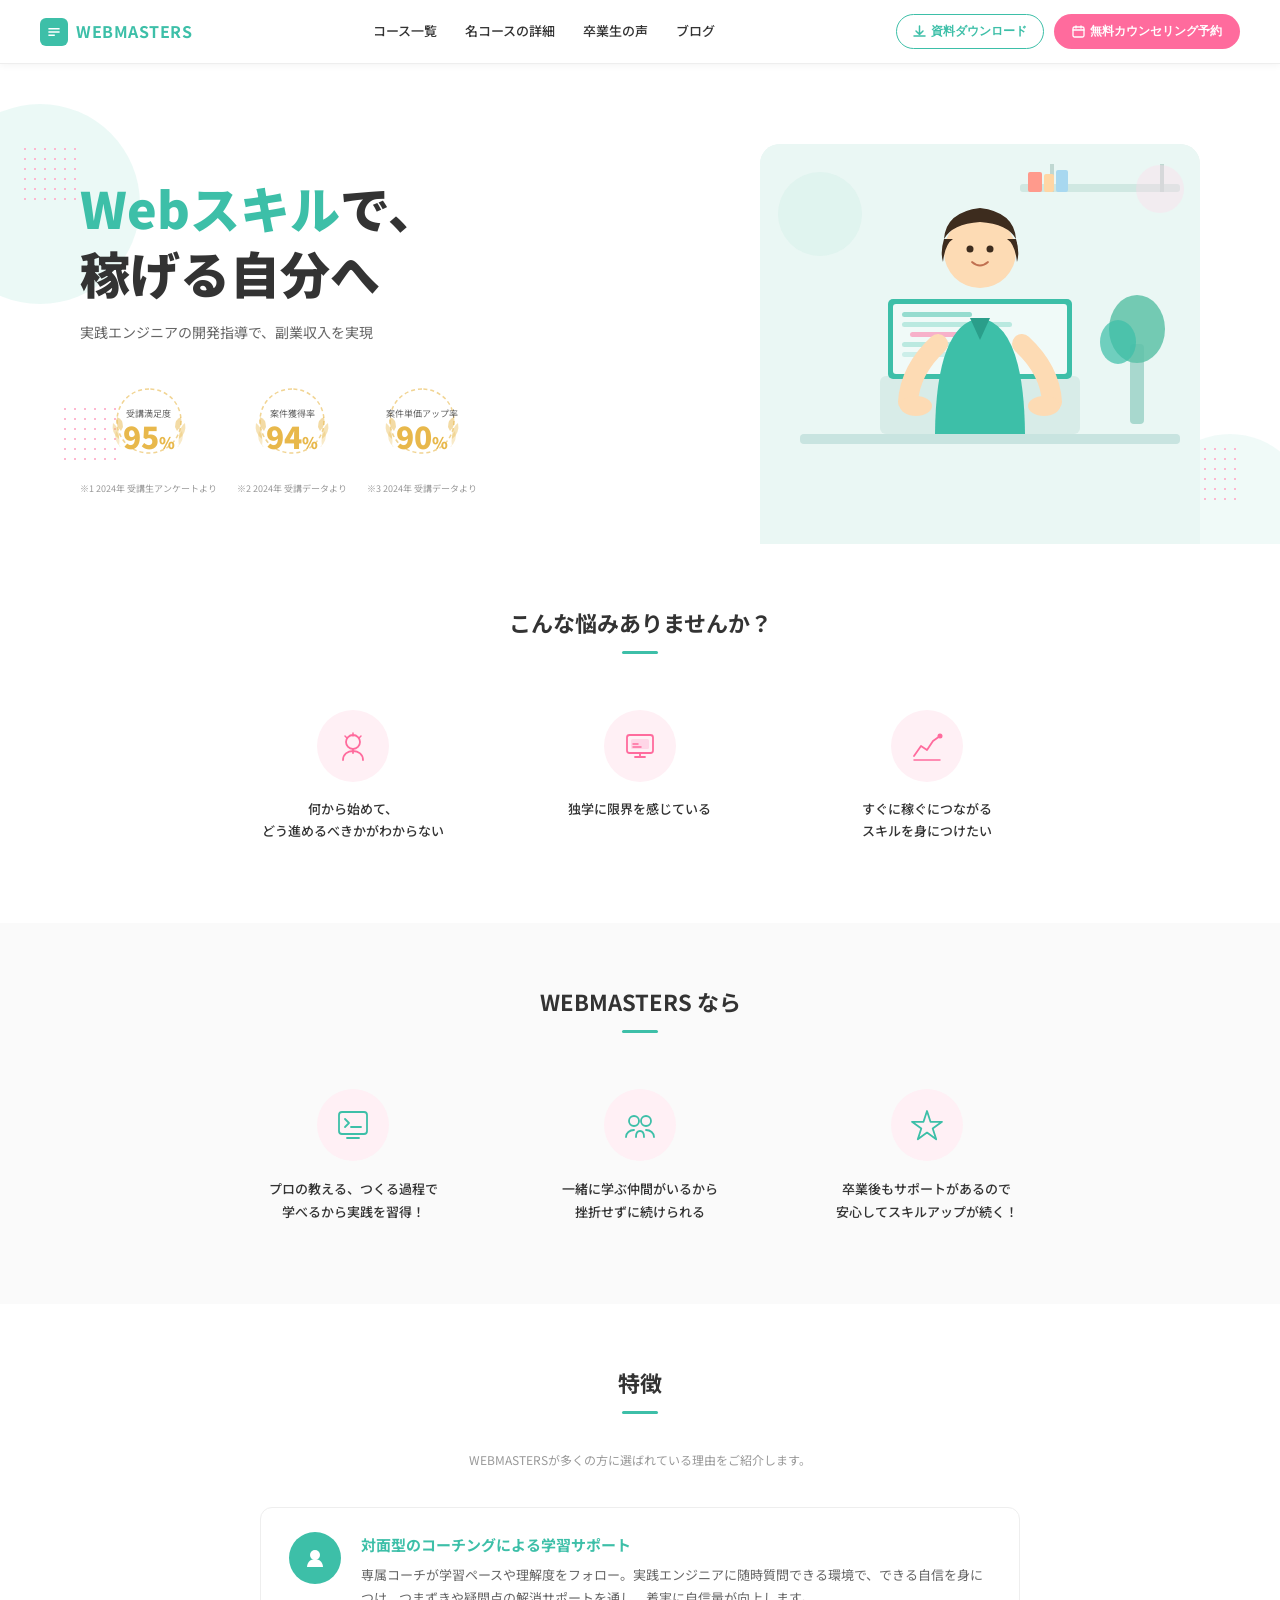
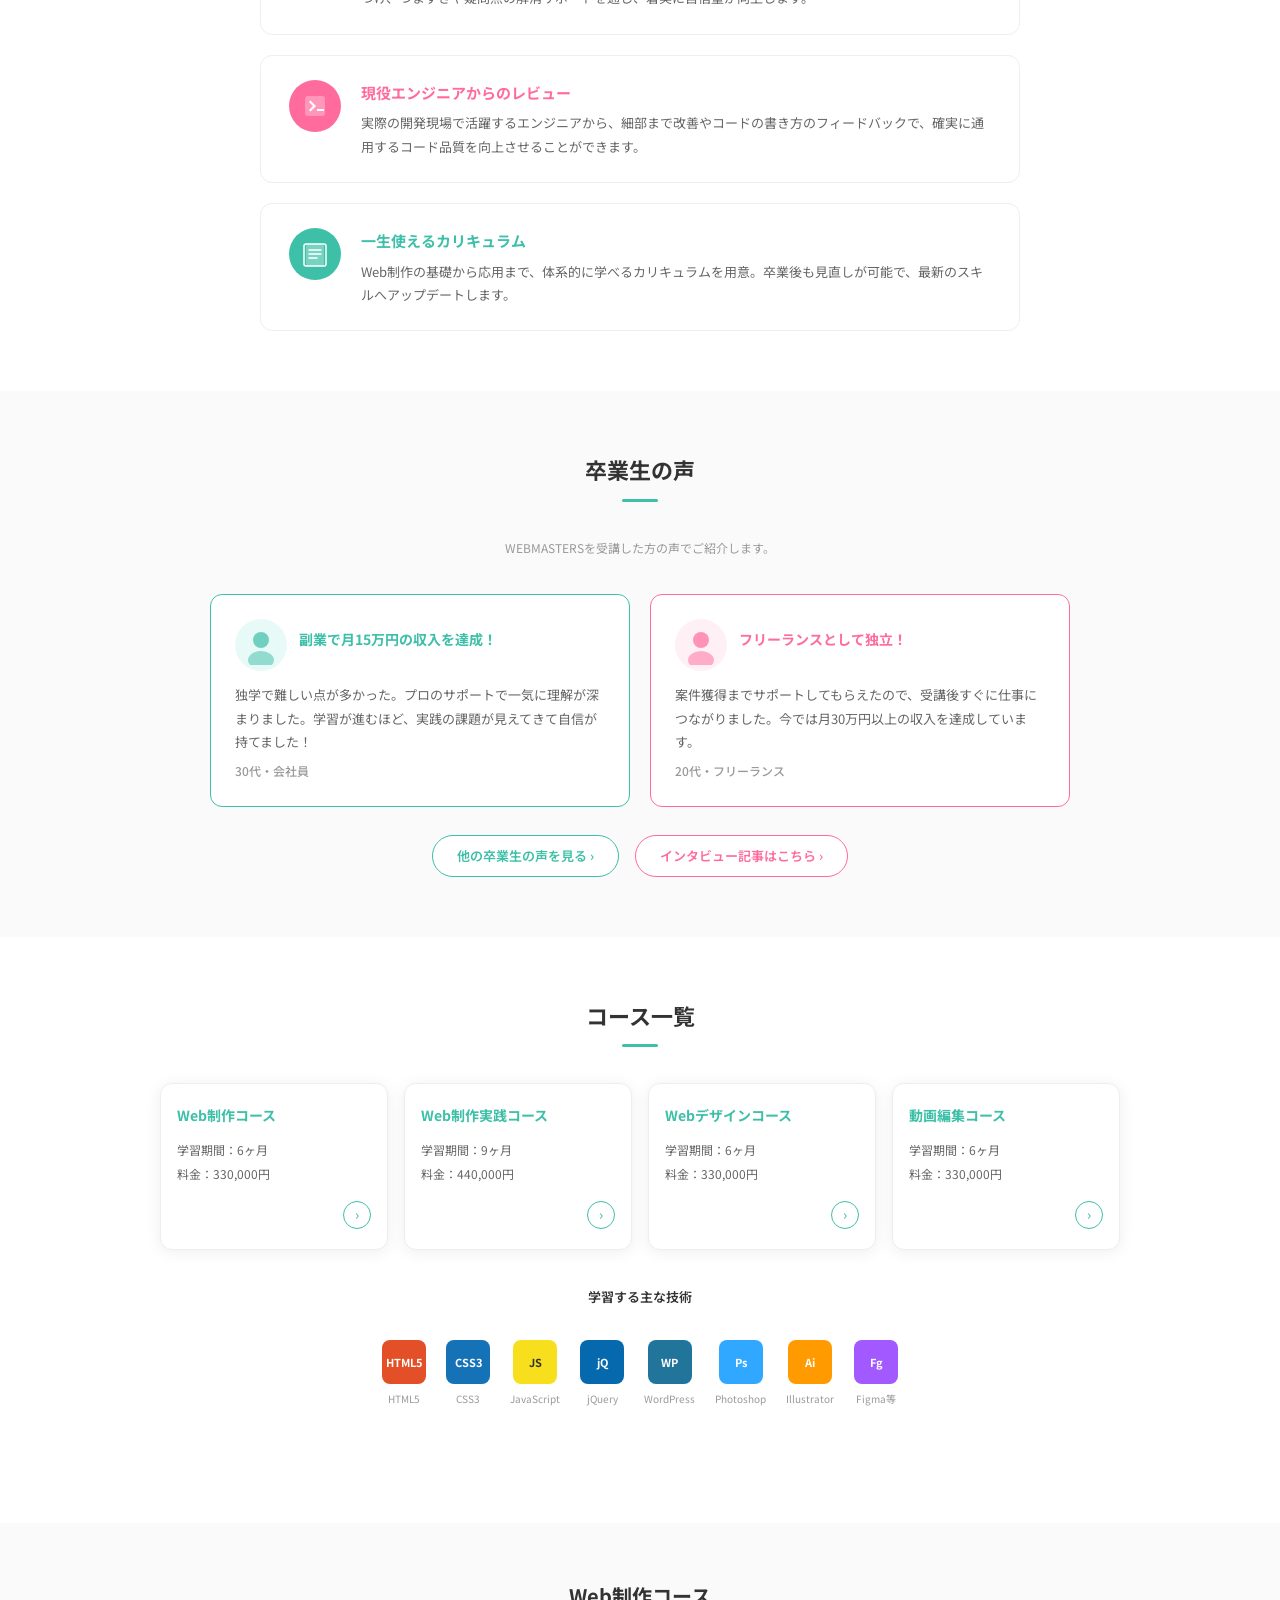
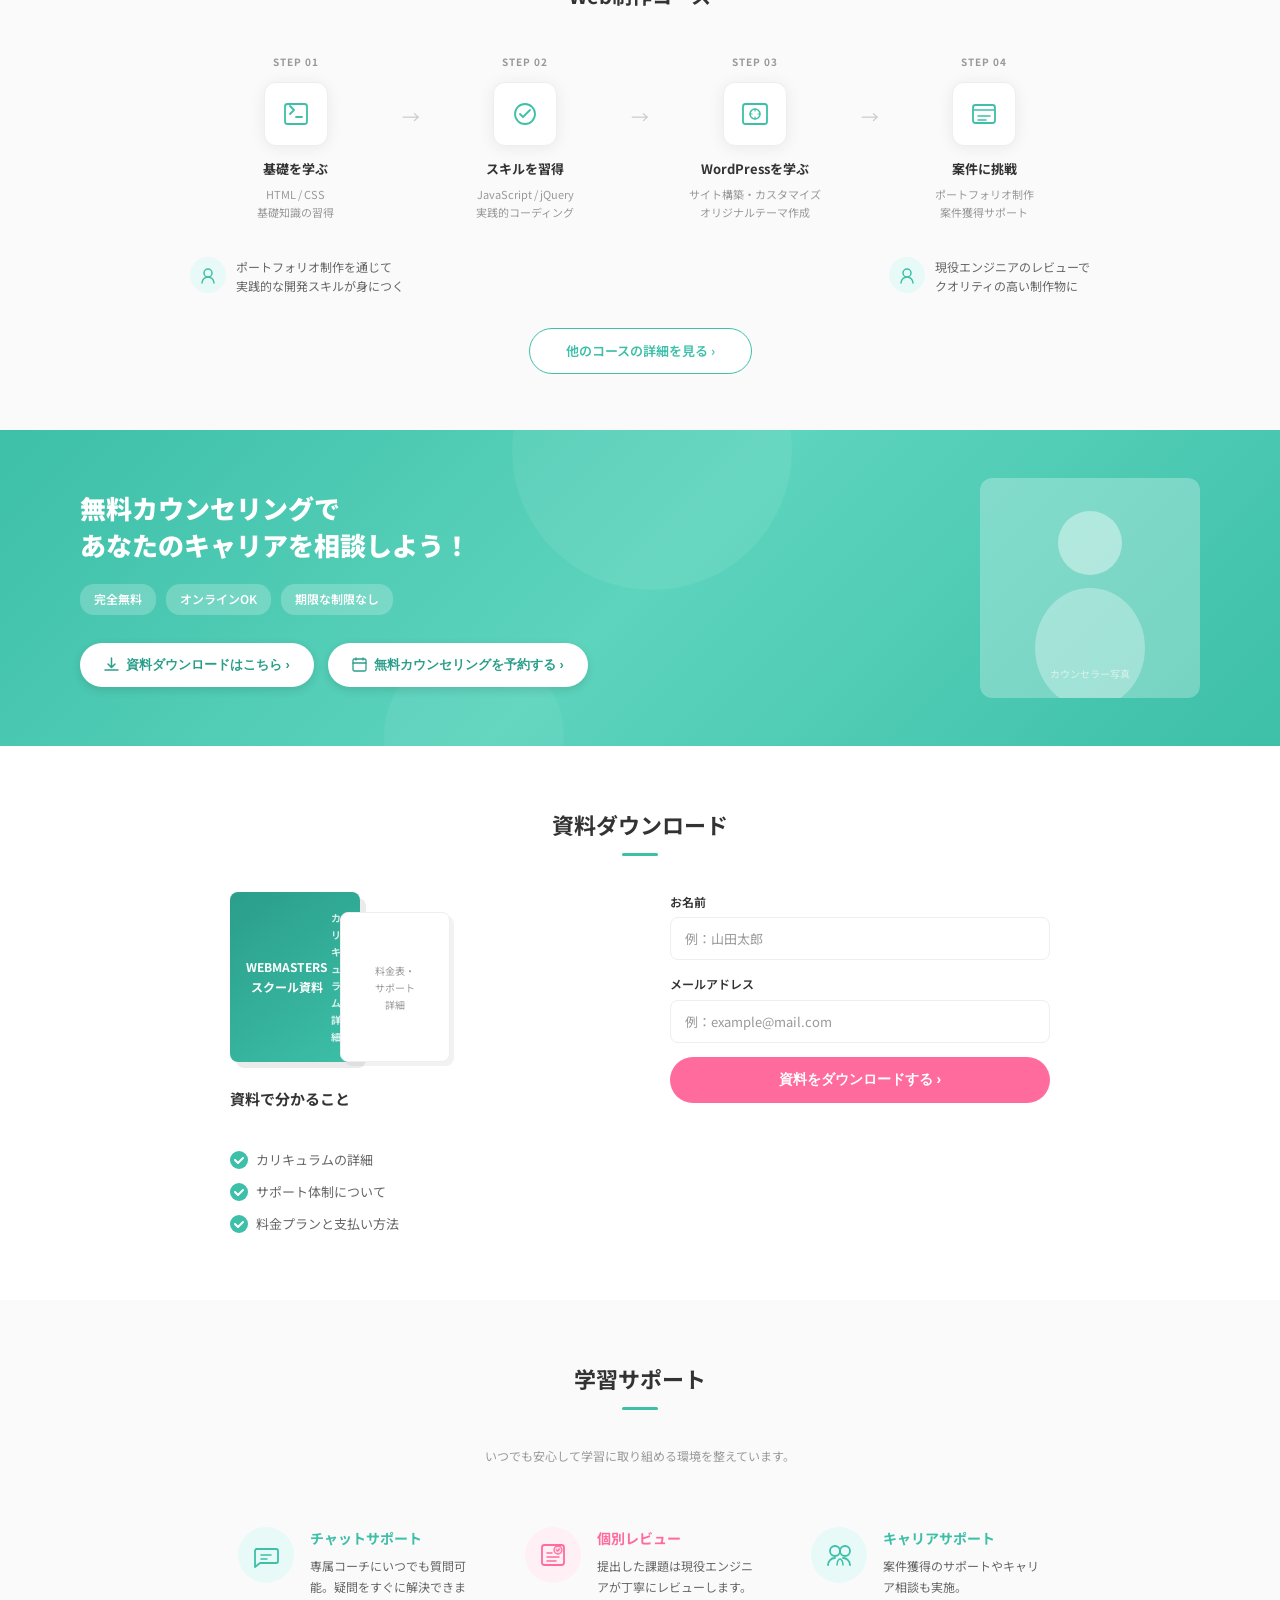
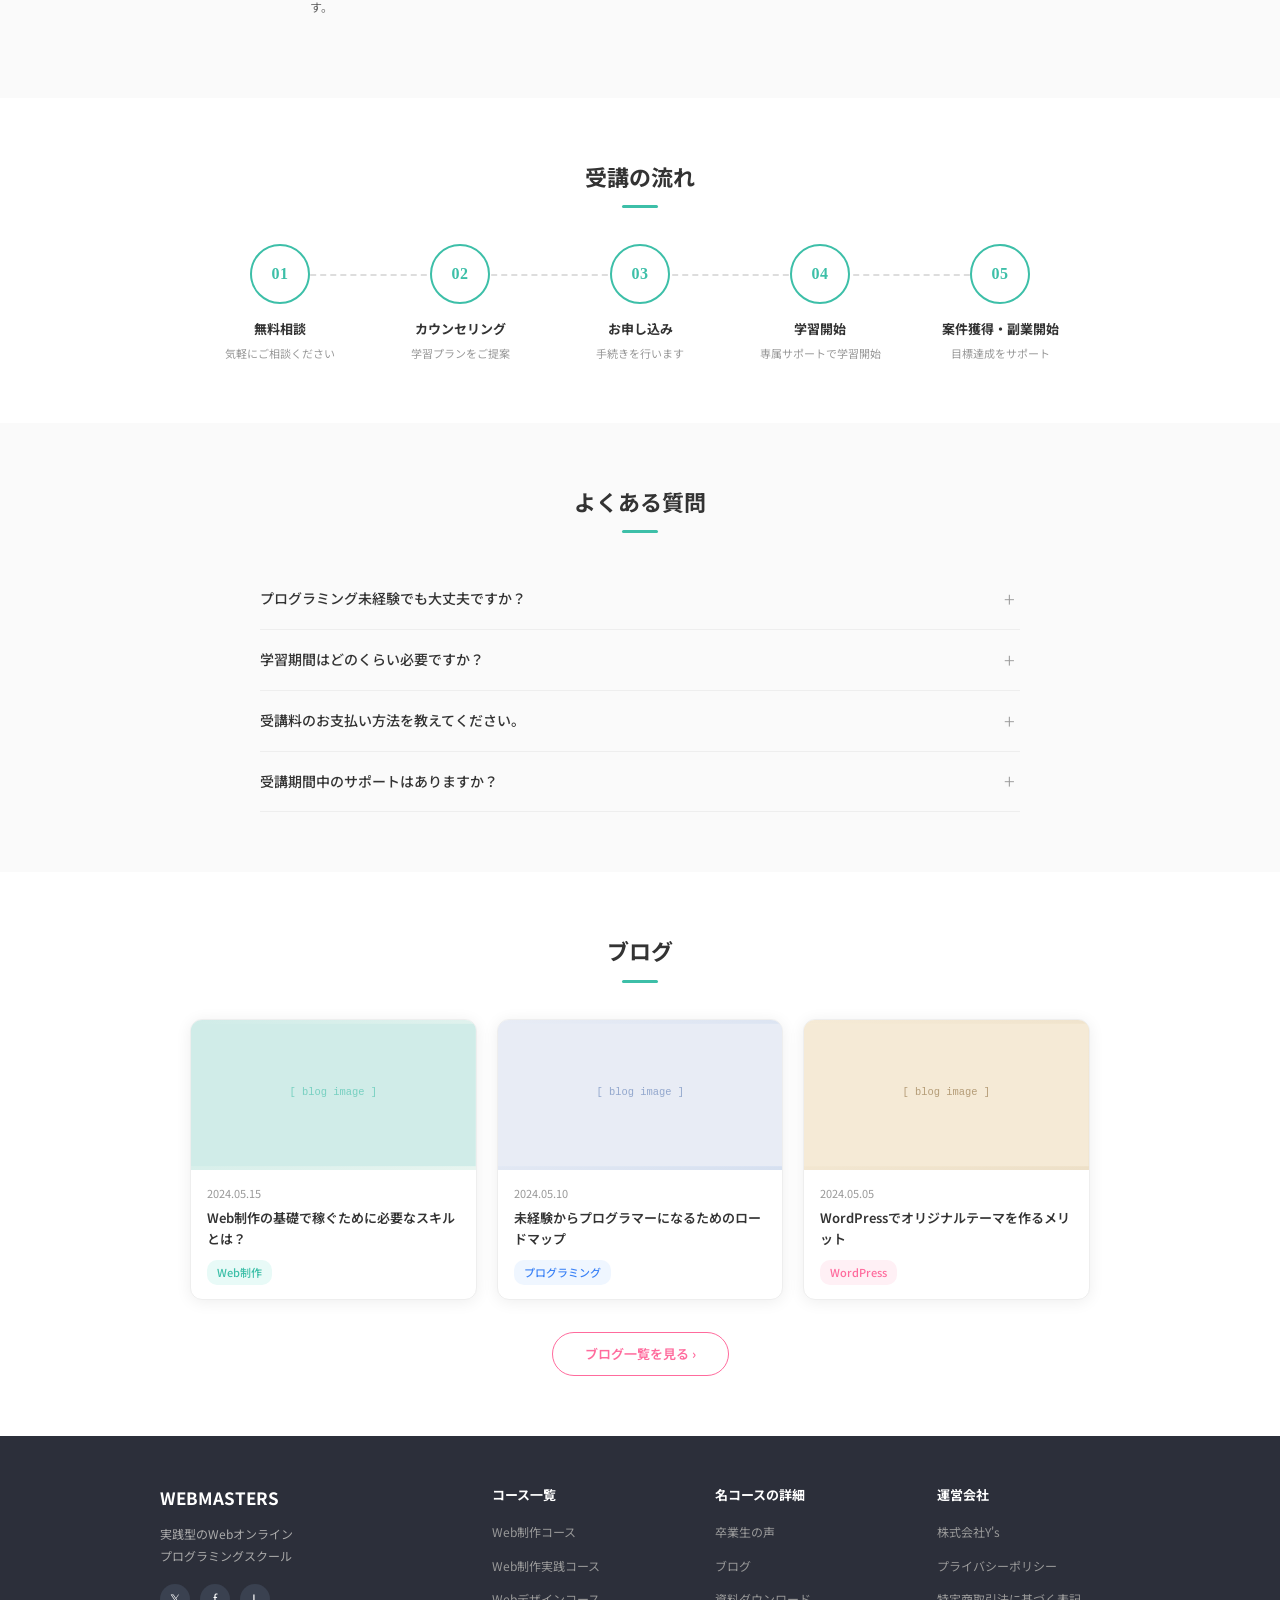
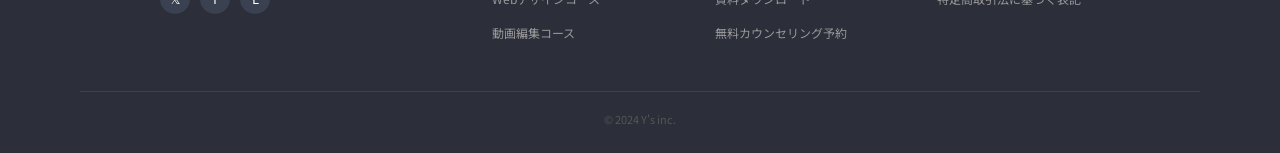
<file: index.html>
<!DOCTYPE html>
<html lang="ja">
<head>
<meta charset="UTF-8">
<meta name="viewport" content="width=device-width, initial-scale=1.0">
<title>WEBMASTERS | Webスキルで、稼げる自分へ</title>
<link rel="preconnect" href="https://fonts.googleapis.com">
<link href="https://fonts.googleapis.com/css2?family=Noto+Sans+JP:wght@400;500;600;700;900&display=swap" rel="stylesheet">
<link rel="stylesheet" href="style.css">
</head>
<body>

<!-- HEADER -->
<header>
  <div class="logo">
    <div class="logo-icon">
      <svg viewBox="0 0 20 20"><path d="M3 5h14v2H3V5zm0 4h14v2H3V9zm0 4h8v2H3v-2z"/></svg>
    </div>
    WEBMASTERS
  </div>
  <nav>
    <a href="#">コース一覧</a>
    <a href="#">名コースの詳細</a>
    <a href="#">卒業生の声</a>
    <a href="#">ブログ</a>
  </nav>
  <div class="header-actions">
    <button class="btn-dl">
      <svg width="13" height="13" viewBox="0 0 13 13" fill="none"><path d="M6.5 1v8M3 6l3.5 3.5L10 6" stroke="#3DBFA8" stroke-width="1.5" stroke-linecap="round" stroke-linejoin="round"/><path d="M1 11h11" stroke="#3DBFA8" stroke-width="1.5" stroke-linecap="round"/></svg>
      資料ダウンロード
    </button>
    <button class="btn-cta">
      <svg width="13" height="13" viewBox="0 0 13 13" fill="none"><rect x="1" y="2" width="11" height="10" rx="1.5" stroke="white" stroke-width="1.3"/><path d="M4 1v2M9 1v2M1 5h11" stroke="white" stroke-width="1.3" stroke-linecap="round"/></svg>
      無料カウンセリング予約
    </button>
  </div>
</header>

<!-- HERO -->
<section class="hero">
  <div class="hero-deco-circle-1"></div>
  <div class="deco-dots dots-tl"></div>
  <div class="deco-dots dots-bl"></div>
  <div class="hero-content">
    <h1 class="hero-title"><span class="accent">Webスキル</span>で、<br>稼げる自分へ</h1>
    <p class="hero-sub">実践エンジニアの開発指導で、副業収入を実現</p>
    <div class="hero-stats">
      <div class="stat-badge">
        <div class="stat-wreath">
          <svg class="wreath" viewBox="0 0 96 96" xmlns="http://www.w3.org/2000/svg">
            <path d="M48 8 C30 8 16 22 16 40 C16 58 30 72 48 72 C66 72 80 58 80 40 C80 22 66 8 48 8 Z" fill="none" stroke="#E8B84B" stroke-width="1.5" stroke-dasharray="4 3" opacity=".6"/>
            <!-- laurel left -->
            <path d="M20 50 Q14 44 16 36 Q22 38 22 46" fill="#E8B84B" opacity=".5"/>
            <path d="M18 58 Q10 52 12 42 Q18 46 18 56" fill="#E8B84B" opacity=".4"/>
            <path d="M20 66 Q12 60 15 50 Q20 55 18 65" fill="#E8B84B" opacity=".3"/>
            <!-- laurel right -->
            <path d="M76 50 Q82 44 80 36 Q74 38 74 46" fill="#E8B84B" opacity=".5"/>
            <path d="M78 58 Q86 52 84 42 Q78 46 78 56" fill="#E8B84B" opacity=".4"/>
            <path d="M76 66 Q84 60 81 50 Q76 55 78 65" fill="#E8B84B" opacity=".3"/>
          </svg>
          <div class="stat-inner">
            <div class="stat-label-top">受講満足度</div>
            <div class="stat-num">95<span>%</span></div>
          </div>
        </div>
        <div class="stat-source">※1 2024年 受講生アンケートより</div>
      </div>
      <div class="stat-badge">
        <div class="stat-wreath">
          <svg class="wreath" viewBox="0 0 96 96" xmlns="http://www.w3.org/2000/svg">
            <path d="M48 8 C30 8 16 22 16 40 C16 58 30 72 48 72 C66 72 80 58 80 40 C80 22 66 8 48 8 Z" fill="none" stroke="#E8B84B" stroke-width="1.5" stroke-dasharray="4 3" opacity=".6"/>
            <path d="M20 50 Q14 44 16 36 Q22 38 22 46" fill="#E8B84B" opacity=".5"/>
            <path d="M18 58 Q10 52 12 42 Q18 46 18 56" fill="#E8B84B" opacity=".4"/>
            <path d="M20 66 Q12 60 15 50 Q20 55 18 65" fill="#E8B84B" opacity=".3"/>
            <path d="M76 50 Q82 44 80 36 Q74 38 74 46" fill="#E8B84B" opacity=".5"/>
            <path d="M78 58 Q86 52 84 42 Q78 46 78 56" fill="#E8B84B" opacity=".4"/>
            <path d="M76 66 Q84 60 81 50 Q76 55 78 65" fill="#E8B84B" opacity=".3"/>
          </svg>
          <div class="stat-inner">
            <div class="stat-label-top">案件獲得率</div>
            <div class="stat-num">94<span>%</span></div>
          </div>
        </div>
        <div class="stat-source">※2 2024年 受講データより</div>
      </div>
      <div class="stat-badge">
        <div class="stat-wreath">
          <svg class="wreath" viewBox="0 0 96 96" xmlns="http://www.w3.org/2000/svg">
            <path d="M48 8 C30 8 16 22 16 40 C16 58 30 72 48 72 C66 72 80 58 80 40 C80 22 66 8 48 8 Z" fill="none" stroke="#E8B84B" stroke-width="1.5" stroke-dasharray="4 3" opacity=".6"/>
            <path d="M20 50 Q14 44 16 36 Q22 38 22 46" fill="#E8B84B" opacity=".5"/>
            <path d="M18 58 Q10 52 12 42 Q18 46 18 56" fill="#E8B84B" opacity=".4"/>
            <path d="M20 66 Q12 60 15 50 Q20 55 18 65" fill="#E8B84B" opacity=".3"/>
            <path d="M76 50 Q82 44 80 36 Q74 38 74 46" fill="#E8B84B" opacity=".5"/>
            <path d="M78 58 Q86 52 84 42 Q78 46 78 56" fill="#E8B84B" opacity=".4"/>
            <path d="M76 66 Q84 60 81 50 Q76 55 78 65" fill="#E8B84B" opacity=".3"/>
          </svg>
          <div class="stat-inner">
            <div class="stat-label-top">案件単価アップ率</div>
            <div class="stat-num">90<span>%</span></div>
          </div>
        </div>
        <div class="stat-source">※3 2024年 受講データより</div>
      </div>
    </div>
  </div>
  <div class="hero-image">
    <div class="hero-photo">
      <!-- Person with laptop illustration -->
      <svg width="440" height="400" viewBox="0 0 440 400" xmlns="http://www.w3.org/2000/svg">
        <rect width="440" height="400" fill="#EAF7F4"/>
        <!-- bg shelf/wall -->
        <rect x="260" y="40" width="160" height="8" rx="3" fill="#D0E8E2"/>
        <rect x="290" y="20" width="4" height="28" fill="#C0D8D2"/>
        <rect x="400" y="20" width="4" height="28" fill="#C0D8D2"/>
        <!-- plant -->
        <rect x="370" y="200" width="14" height="80" rx="4" fill="#A8D8CE"/>
        <ellipse cx="377" cy="185" rx="28" ry="34" fill="#5EC2A8" opacity=".85"/>
        <ellipse cx="358" cy="198" rx="18" ry="22" fill="#3DBFA8" opacity=".7"/>
        <!-- book on shelf -->
        <rect x="268" y="28" width="14" height="20" rx="2" fill="#FF9A8C"/>
        <rect x="284" y="30" width="10" height="18" rx="2" fill="#FFD6A5"/>
        <rect x="296" y="26" width="12" height="22" rx="2" fill="#A8D8F0"/>
        <!-- desk -->
        <rect x="40" y="290" width="380" height="10" rx="4" fill="#C8E4E0"/>
        <!-- laptop base -->
        <rect x="120" y="232" width="200" height="58" rx="6" fill="#D8ECE8"/>
        <!-- laptop screen -->
        <rect x="128" y="155" width="184" height="80" rx="5" fill="#3DBFA8"/>
        <rect x="133" y="160" width="174" height="70" rx="3" fill="#F0FAF8"/>
        <!-- code on screen -->
        <rect x="142" y="168" width="70" height="5" rx="2.5" fill="#3DBFA8" opacity=".5"/>
        <rect x="142" y="178" width="110" height="5" rx="2.5" fill="#3DBFA8" opacity=".3"/>
        <rect x="150" y="188" width="55" height="5" rx="2.5" fill="#FF6B9D" opacity=".5"/>
        <rect x="142" y="198" width="90" height="5" rx="2.5" fill="#3DBFA8" opacity=".3"/>
        <rect x="142" y="208" width="60" height="5" rx="2.5" fill="#3DBFA8" opacity=".2"/>
        <!-- person head -->
        <circle cx="220" cy="108" r="36" fill="#FDDBB4"/>
        <!-- hair -->
        <path d="M184 95 Q186 68 220 64 Q254 68 256 95 Q248 80 220 78 Q192 80 184 95Z" fill="#3D2C1E"/>
        <path d="M184 95 Q180 108 183 118 Q185 100 193 95Z" fill="#3D2C1E"/>
        <path d="M256 95 Q260 108 257 118 Q255 100 247 95Z" fill="#3D2C1E"/>
        <!-- face detail -->
        <circle cx="210" cy="105" r="3.5" fill="#3D2C1E"/>
        <circle cx="230" cy="105" r="3.5" fill="#3D2C1E"/>
        <path d="M212 118 Q220 125 228 118" stroke="#C07050" stroke-width="1.8" fill="none" stroke-linecap="round"/>
        <!-- body / green jacket -->
        <path d="M175 290 Q176 180 220 174 Q264 180 265 290Z" fill="#3DBFA8"/>
        <!-- collar detail -->
        <path d="M210 174 L220 196 L230 174" fill="#2A9E8A"/>
        <!-- left arm -->
        <path d="M178 200 Q150 226 148 258" stroke="#FDDBB4" stroke-width="20" stroke-linecap="round" fill="none"/>
        <!-- right arm -->
        <path d="M262 200 Q290 226 292 258" stroke="#FDDBB4" stroke-width="20" stroke-linecap="round" fill="none"/>
        <!-- hands -->
        <ellipse cx="156" cy="262" rx="16" ry="10" fill="#FDDBB4"/>
        <ellipse cx="284" cy="262" rx="16" ry="10" fill="#FDDBB4"/>
        <!-- deco dots -->
        <circle cx="60" cy="70" r="42" fill="#C5EAE2" opacity=".3"/>
        <circle cx="400" cy="45" r="24" fill="#FFD6E7" opacity=".35"/>
      </svg>
    </div>
  </div>
  <div class="hero-deco-circle-2"></div>
  <div class="deco-dots dots-br"></div>
</section>

<!-- PAIN POINTS -->
<section class="section pain">
  <h2 class="section-title">こんな悩みありませんか？</h2>
  <div class="divider-line"></div>
  <div class="pain-grid">
    <div class="pain-card">
      <div class="pain-icon">
        <svg viewBox="0 0 36 36" fill="none" xmlns="http://www.w3.org/2000/svg">
          <circle cx="18" cy="14" r="7" stroke="#FF6B9D" stroke-width="1.8"/>
          <path d="M18 21v4" stroke="#FF6B9D" stroke-width="1.8" stroke-linecap="round"/>
          <path d="M8 32c0-5.5 4.5-9 10-9s10 3.5 10 9" stroke="#FF6B9D" stroke-width="1.8" stroke-linecap="round"/>
          <path d="M18 7v1M18 5v1" stroke="#FF6B9D" stroke-width="1.5" stroke-linecap="round"/>
          <path d="M11 9l1 1M10 8l.7.7" stroke="#FF6B9D" stroke-width="1.5" stroke-linecap="round"/>
          <path d="M25 9l-1 1M26 8l-.7.7" stroke="#FF6B9D" stroke-width="1.5" stroke-linecap="round"/>
        </svg>
      </div>
      <p>何から始めて、<br>どう進めるべきかがわからない</p>
    </div>
    <div class="pain-card">
      <div class="pain-icon">
        <svg viewBox="0 0 36 36" fill="none" xmlns="http://www.w3.org/2000/svg">
          <rect x="5" y="7" width="26" height="18" rx="2.5" stroke="#FF6B9D" stroke-width="1.8"/>
          <rect x="9" y="11" width="18" height="10" rx="1.5" fill="#FFD6E7"/>
          <path d="M13 29h10M18 25v4" stroke="#FF6B9D" stroke-width="1.8" stroke-linecap="round"/>
          <path d="M11 16h5M11 19h8" stroke="#FF6B9D" stroke-width="1.5" stroke-linecap="round"/>
        </svg>
      </div>
      <p>独学に限界を感じている</p>
    </div>
    <div class="pain-card">
      <div class="pain-icon">
        <svg viewBox="0 0 36 36" fill="none" xmlns="http://www.w3.org/2000/svg">
          <polyline points="5,28 12,18 18,22 24,13 31,8" stroke="#FF6B9D" stroke-width="1.8" stroke-linecap="round" stroke-linejoin="round"/>
          <circle cx="31" cy="8" r="2.5" fill="#FF6B9D"/>
          <path d="M5 32h26" stroke="#FF6B9D" stroke-width="1.5" stroke-linecap="round"/>
        </svg>
      </div>
      <p>すぐに稼ぐにつながる<br>スキルを身につけたい</p>
    </div>
  </div>
</section>

<!-- SOLUTION -->
<section class="section solution">
  <h2 class="section-title">WEBMASTERS なら</h2>
  <div class="divider-line"></div>
  <div class="solution-grid">
    <div class="solution-card">
      <div class="solution-icon">
        <svg viewBox="0 0 36 36" fill="none" xmlns="http://www.w3.org/2000/svg">
          <rect x="4" y="5" width="28" height="22" rx="3" stroke="#3DBFA8" stroke-width="1.8"/>
          <path d="M10 20l4-4-4-4" stroke="#3DBFA8" stroke-width="1.8" stroke-linecap="round" stroke-linejoin="round"/>
          <path d="M16 20h10" stroke="#3DBFA8" stroke-width="1.8" stroke-linecap="round"/>
          <path d="M12 31h12" stroke="#3DBFA8" stroke-width="1.8" stroke-linecap="round"/>
        </svg>
      </div>
      <p>プロの教える、つくる過程で<br>学べるから実践を習得！</p>
    </div>
    <div class="solution-card">
      <div class="solution-icon">
        <svg viewBox="0 0 36 36" fill="none" xmlns="http://www.w3.org/2000/svg">
          <circle cx="12" cy="14" r="5" stroke="#3DBFA8" stroke-width="1.8"/>
          <circle cx="24" cy="14" r="5" stroke="#3DBFA8" stroke-width="1.8"/>
          <path d="M4 30c0-4 3.6-7 8-7" stroke="#3DBFA8" stroke-width="1.8" stroke-linecap="round"/>
          <path d="M32 30c0-4-3.6-7-8-7" stroke="#3DBFA8" stroke-width="1.8" stroke-linecap="round"/>
          <path d="M14 30c0-4 1.8-6 4-6s4 2 4 6" stroke="#3DBFA8" stroke-width="1.8" stroke-linecap="round"/>
        </svg>
      </div>
      <p>一緒に学ぶ仲間がいるから<br>挫折せずに続けられる</p>
    </div>
    <div class="solution-card">
      <div class="solution-icon">
        <svg viewBox="0 0 36 36" fill="none" xmlns="http://www.w3.org/2000/svg">
          <path d="M18 4l3.5 10.8H33l-9.3 6.7 3.5 10.8L18 25.6l-9.2 6.7 3.5-10.8L3 14.8h11.5z" stroke="#3DBFA8" stroke-width="1.8" stroke-linejoin="round"/>
        </svg>
      </div>
      <p>卒業後もサポートがあるので<br>安心してスキルアップが続く！</p>
    </div>
  </div>
</section>

<!-- FEATURES -->
<section class="section features">
  <h2 class="section-title">特徴</h2>
  <div class="divider-line"></div>
  <p class="features-sub">WEBMASTERSが多くの方に選ばれている理由をご紹介します。</p>
  <div class="feature-list">
    <div class="feature-item">
      <div class="feature-item-icon green">
        <svg viewBox="0 0 26 26" fill="white" xmlns="http://www.w3.org/2000/svg">
          <circle cx="13" cy="10" r="5" fill="white"/>
          <path d="M5 22c0-4.4 3.6-8 8-8s8 3.6 8 8" fill="white"/>
        </svg>
      </div>
      <div class="feature-item-body">
        <h3>対面型のコーチングによる学習サポート</h3>
        <p>専属コーチが学習ペースや理解度をフォロー。実践エンジニアに随時質問できる環境で、できる自信を身につけ、つまずきや疑問点の解消サポートを通し、着実に自信量が向上します。</p>
      </div>
    </div>
    <div class="feature-item">
      <div class="feature-item-icon pink">
        <svg viewBox="0 0 26 26" fill="white" xmlns="http://www.w3.org/2000/svg">
          <rect x="3" y="3" width="20" height="20" rx="3" fill="white" opacity=".3"/>
          <path d="M7 17l4-4-4-4 1.5-1.5 5.5 5.5-5.5 5.5L7 17zm8 1h7v-2h-7v2z" fill="white"/>
        </svg>
      </div>
      <div class="feature-item-body pink-title">
        <h3>現役エンジニアからのレビュー</h3>
        <p>実際の開発現場で活躍するエンジニアから、細部まで改善やコードの書き方のフィードバックで、確実に通用するコード品質を向上させることができます。</p>
      </div>
    </div>
    <div class="feature-item">
      <div class="feature-item-icon green">
        <svg viewBox="0 0 26 26" fill="white" xmlns="http://www.w3.org/2000/svg">
          <rect x="4" y="3" width="18" height="22" rx="2" fill="white" opacity=".3"/>
          <path d="M4 3h18a2 2 0 012 2v18a2 2 0 01-2 2H4a2 2 0 01-2-2V5a2 2 0 012-2z" stroke="white" stroke-width="1.5" fill="none"/>
          <path d="M7 9h12M7 13h12M7 17h8" stroke="white" stroke-width="1.5" stroke-linecap="round"/>
        </svg>
      </div>
      <div class="feature-item-body">
        <h3>一生使えるカリキュラム</h3>
        <p>Web制作の基礎から応用まで、体系的に学べるカリキュラムを用意。卒業後も見直しが可能で、最新のスキルへアップデートします。</p>
      </div>
    </div>
  </div>
</section>

<!-- TESTIMONIALS -->
<section class="section testimonials">
  <h2 class="section-title">卒業生の声</h2>
  <div class="divider-line"></div>
  <p class="testimonials-sub">WEBMASTERSを受講した方の声でご紹介します。</p>
  <div class="testimonials-grid">
    <div class="testimonial-card green-border">
      <div class="testimonial-header">
        <div class="testimonial-avatar">
          <svg width="40" height="40" viewBox="0 0 40 40">
            <circle cx="20" cy="15" r="8" fill="#3DBFA8" opacity=".7"/>
            <ellipse cx="20" cy="35" rx="13" ry="9" fill="#3DBFA8" opacity=".5"/>
          </svg>
        </div>
        <div class="testimonial-highlight">副業で月15万円の収入を達成！</div>
      </div>
      <p>独学で難しい点が多かった。プロのサポートで一気に理解が深まりました。学習が進むほど、実践の課題が見えてきて自信が持てました！</p>
      <div class="testimonial-role">30代・会社員</div>
    </div>
    <div class="testimonial-card pink-border">
      <div class="testimonial-header">
        <div class="testimonial-avatar" style="background: var(--pink-light)">
          <svg width="40" height="40" viewBox="0 0 40 40">
            <circle cx="20" cy="15" r="8" fill="#FF6B9D" opacity=".7"/>
            <ellipse cx="20" cy="35" rx="13" ry="9" fill="#FF6B9D" opacity=".5"/>
          </svg>
        </div>
        <div class="testimonial-highlight">フリーランスとして独立！</div>
      </div>
      <p>案件獲得までサポートしてもらえたので、受講後すぐに仕事につながりました。今では月30万円以上の収入を達成しています。</p>
      <div class="testimonial-role">20代・フリーランス</div>
    </div>
  </div>
  <div class="testimonial-actions">
    <a class="btn-outline-green" href="#">他の卒業生の声を見る ›</a>
    <a class="btn-outline-pink" href="#">インタビュー記事はこちら ›</a>
  </div>
</section>

<!-- COURSES -->
<section class="section courses">
  <h2 class="section-title">コース一覧</h2>
  <div class="divider-line"></div>
  <div class="course-grid">
    <div class="course-card">
      <div class="course-card-title">Web制作コース</div>
      <div class="course-card-row">学習期間：6ヶ月</div>
      <div class="course-card-row">料金：330,000円</div>
      <div class="course-card-arrow"><div class="arrow-circle">›</div></div>
    </div>
    <div class="course-card">
      <div class="course-card-title">Web制作実践コース</div>
      <div class="course-card-row">学習期間：9ヶ月</div>
      <div class="course-card-row">料金：440,000円</div>
      <div class="course-card-arrow"><div class="arrow-circle">›</div></div>
    </div>
    <div class="course-card">
      <div class="course-card-title">Webデザインコース</div>
      <div class="course-card-row">学習期間：6ヶ月</div>
      <div class="course-card-row">料金：330,000円</div>
      <div class="course-card-arrow"><div class="arrow-circle">›</div></div>
    </div>
    <div class="course-card">
      <div class="course-card-title">動画編集コース</div>
      <div class="course-card-row">学習期間：6ヶ月</div>
      <div class="course-card-row">料金：330,000円</div>
      <div class="course-card-arrow"><div class="arrow-circle">›</div></div>
    </div>
  </div>
  <p class="tech-label">学習する主な技術</p>
  <div class="tech-row">
    <div class="tech-item"><div class="tech-item-icon html5">HTML5</div><span>HTML5</span></div>
    <div class="tech-item"><div class="tech-item-icon css3">CSS3</div><span>CSS3</span></div>
    <div class="tech-item"><div class="tech-item-icon js">JS</div><span>JavaScript</span></div>
    <div class="tech-item"><div class="tech-item-icon jquery">jQ</div><span>jQuery</span></div>
    <div class="tech-item"><div class="tech-item-icon wp">WP</div><span>WordPress</span></div>
    <div class="tech-item"><div class="tech-item-icon ps">Ps</div><span>Photoshop</span></div>
    <div class="tech-item"><div class="tech-item-icon ai">Ai</div><span>Illustrator</span></div>
    <div class="tech-item"><div class="tech-item-icon figma">Fg</div><span>Figma等</span></div>
  </div>
</section>

<!-- WEB COURSE FLOW -->
<div class="course-flow">
  <h3 class="course-flow-title">Web制作コース</h3>
  <div class="flow-steps">
    <div class="flow-step">
      <div class="flow-step-label">STEP 01</div>
      <div class="flow-step-icon">
        <svg viewBox="0 0 30 30" fill="none" xmlns="http://www.w3.org/2000/svg">
          <rect x="4" y="5" width="22" height="20" rx="2.5" stroke="#3DBFA8" stroke-width="1.8"/>
          <path d="M9 15l4-4-4-4M15 18h6" stroke="#3DBFA8" stroke-width="1.8" stroke-linecap="round" stroke-linejoin="round"/>
        </svg>
      </div>
      <strong>基礎を学ぶ</strong>
      <p>HTML / CSS<br>基礎知識の習得</p>
    </div>
    <div class="flow-arrow">→</div>
    <div class="flow-step">
      <div class="flow-step-label">STEP 02</div>
      <div class="flow-step-icon">
        <svg viewBox="0 0 30 30" fill="none" xmlns="http://www.w3.org/2000/svg">
          <circle cx="15" cy="15" r="10" stroke="#3DBFA8" stroke-width="1.8"/>
          <path d="M10 15l3 3 7-7" stroke="#3DBFA8" stroke-width="1.8" stroke-linecap="round" stroke-linejoin="round"/>
        </svg>
      </div>
      <strong>スキルを習得</strong>
      <p>JavaScript / jQuery<br>実践的コーディング</p>
    </div>
    <div class="flow-arrow">→</div>
    <div class="flow-step">
      <div class="flow-step-label">STEP 03</div>
      <div class="flow-step-icon">
        <svg viewBox="0 0 30 30" fill="none" xmlns="http://www.w3.org/2000/svg">
          <rect x="3" y="5" width="24" height="20" rx="2.5" stroke="#3DBFA8" stroke-width="1.8"/>
          <circle cx="15" cy="15" r="5" stroke="#3DBFA8" stroke-width="1.5"/>
          <path d="M15 10v2M15 18v2M10 15h2M18 15h2" stroke="#3DBFA8" stroke-width="1.2" stroke-linecap="round"/>
        </svg>
      </div>
      <strong>WordPressを学ぶ</strong>
      <p>サイト構築・カスタマイズ<br>オリジナルテーマ作成</p>
    </div>
    <div class="flow-arrow">→</div>
    <div class="flow-step">
      <div class="flow-step-label">STEP 04</div>
      <div class="flow-step-icon">
        <svg viewBox="0 0 30 30" fill="none" xmlns="http://www.w3.org/2000/svg">
          <rect x="4" y="6" width="22" height="18" rx="2.5" stroke="#3DBFA8" stroke-width="1.8"/>
          <path d="M4 11h22" stroke="#3DBFA8" stroke-width="1.5"/>
          <path d="M9 17h12M9 21h8" stroke="#3DBFA8" stroke-width="1.5" stroke-linecap="round"/>
        </svg>
      </div>
      <strong>案件に挑戦</strong>
      <p>ポートフォリオ制作<br>案件獲得サポート</p>
    </div>
  </div>
  <div class="flow-bottom">
    <div class="flow-bottom-item">
      <div class="flow-bottom-icon">
        <svg viewBox="0 0 18 18" fill="none" xmlns="http://www.w3.org/2000/svg">
          <circle cx="9" cy="7" r="4" stroke="#3DBFA8" stroke-width="1.5"/>
          <path d="M3 17c0-3.3 2.7-6 6-6s6 2.7 6 6" stroke="#3DBFA8" stroke-width="1.5" stroke-linecap="round"/>
        </svg>
      </div>
      <p>ポートフォリオ制作を通じて<br>実践的な開発スキルが身につく</p>
    </div>
    <div class="flow-bottom-item" style="justify-content: flex-end;">
      <div class="flow-bottom-icon">
        <svg viewBox="0 0 18 18" fill="none" xmlns="http://www.w3.org/2000/svg">
          <circle cx="9" cy="7" r="4" stroke="#3DBFA8" stroke-width="1.5"/>
          <path d="M3 17c0-3.3 2.7-6 6-6s6 2.7 6 6" stroke="#3DBFA8" stroke-width="1.5" stroke-linecap="round"/>
        </svg>
      </div>
      <p>現役エンジニアのレビューで<br>クオリティの高い制作物に</p>
    </div>
  </div>
  <div class="flow-cta-btn">
    <a class="btn-outline-green-lg" href="#">他のコースの詳細を見る ›</a>
  </div>
</div>

<!-- COUNSELING CTA -->
<section class="counseling-cta">
  <div class="counseling-content">
    <h2>無料カウンセリングで<br>あなたのキャリアを相談しよう！</h2>
    <div class="counseling-tags">
      <span class="counseling-tag">完全無料</span>
      <span class="counseling-tag">オンラインOK</span>
      <span class="counseling-tag">期限な制限なし</span>
    </div>
    <div class="counseling-actions">
      <button class="btn-counseling-dl">
        <svg width="15" height="15" viewBox="0 0 15 15" fill="none"><path d="M7.5 1v9M4 7l3.5 3.5L11 7" stroke="#2A9E8A" stroke-width="1.5" stroke-linecap="round" stroke-linejoin="round"/><path d="M1 13h13" stroke="#2A9E8A" stroke-width="1.5" stroke-linecap="round"/></svg>
        資料ダウンロードはこちら ›
      </button>
      <button class="btn-counseling-book">
        <svg width="15" height="15" viewBox="0 0 15 15" fill="none"><rect x="1" y="2" width="13" height="12" rx="1.5" stroke="#2A9E8A" stroke-width="1.3"/><path d="M4 1v2M11 1v2M1 6h13" stroke="#2A9E8A" stroke-width="1.3" stroke-linecap="round"/></svg>
        無料カウンセリングを予約する ›
      </button>
    </div>
  </div>
  <div class="counseling-image">
    <svg width="220" height="220" viewBox="0 0 220 220" xmlns="http://www.w3.org/2000/svg">
      <rect width="220" height="220" fill="rgba(255,255,255,0.15)" rx="12"/>
      <!-- woman silhouette -->
      <circle cx="110" cy="65" r="32" fill="rgba(255,255,255,0.4)"/>
      <ellipse cx="110" cy="170" rx="55" ry="60" fill="rgba(255,255,255,0.3)"/>
      <text x="110" y="200" font-size="10" fill="white" text-anchor="middle" font-family="Noto Sans JP, sans-serif" opacity=".6">カウンセラー写真</text>
    </svg>
  </div>
</section>

<!-- DOWNLOAD -->
<section class="download">
  <h2 class="section-title">資料ダウンロード</h2>
  <div class="divider-line"></div>
  <div class="download-inner">
    <div class="download-visual">
      <div class="download-book-wrap">
        <div class="download-book">WEBMASTERS<br>スクール資料<br><span style="font-size:10px;opacity:.8">カリキュラム詳細</span></div>
        <div class="download-book2">料金表・<br>サポート<br>詳細</div>
      </div>
      <div class="download-items-title">資料で分かること</div>
      <ul class="download-list">
        <li>カリキュラムの詳細</li>
        <li>サポート体制について</li>
        <li>料金プランと支払い方法</li>
      </ul>
    </div>
    <div class="download-form">
      <div class="form-field">
        <label>お名前</label>
        <input type="text" placeholder="例：山田太郎">
      </div>
      <div class="form-field">
        <label>メールアドレス</label>
        <input type="email" placeholder="例：example@mail.com">
      </div>
      <button class="btn-download">資料をダウンロードする ›</button>
    </div>
  </div>
</section>

<!-- SUPPORT -->
<section class="support">
  <h2 class="section-title">学習サポート</h2>
  <div class="divider-line"></div>
  <p class="support-sub">いつでも安心して学習に取り組める環境を整えています。</p>
  <div class="support-grid">
    <div class="support-card">
      <div class="support-icon-wrap green">
        <svg width="28" height="28" viewBox="0 0 28 28" fill="none">
          <path d="M4 8h20a2 2 0 012 2v10a2 2 0 01-2 2H8l-5 4V10a2 2 0 012-2z" stroke="#3DBFA8" stroke-width="1.8" stroke-linejoin="round"/>
          <path d="M9 14h10M9 18h6" stroke="#3DBFA8" stroke-width="1.5" stroke-linecap="round"/>
        </svg>
      </div>
      <div class="support-card-body">
        <strong>チャットサポート</strong>
        <p>専属コーチにいつでも質問可能。疑問をすぐに解決できます。</p>
      </div>
    </div>
    <div class="support-card">
      <div class="support-icon-wrap pink">
        <svg width="28" height="28" viewBox="0 0 28 28" fill="none">
          <rect x="3" y="4" width="22" height="20" rx="2.5" stroke="#FF6B9D" stroke-width="1.8"/>
          <path d="M8 12h5M8 16h12M8 20h9" stroke="#FF6B9D" stroke-width="1.5" stroke-linecap="round"/>
          <circle cx="19" cy="9" r="4" fill="#FFD6E7" stroke="#FF6B9D" stroke-width="1.3"/>
          <path d="M17.5 9l1 1 2-2" stroke="#FF6B9D" stroke-width="1.2" stroke-linecap="round" stroke-linejoin="round"/>
        </svg>
      </div>
      <div class="support-card-body pink">
        <strong>個別レビュー</strong>
        <p>提出した課題は現役エンジニアが丁寧にレビューします。</p>
      </div>
    </div>
    <div class="support-card">
      <div class="support-icon-wrap green">
        <svg width="28" height="28" viewBox="0 0 28 28" fill="none">
          <circle cx="10" cy="10" r="5" stroke="#3DBFA8" stroke-width="1.8"/>
          <circle cx="20" cy="10" r="5" stroke="#3DBFA8" stroke-width="1.8"/>
          <path d="M3 24c0-3.9 3.1-7 7-7" stroke="#3DBFA8" stroke-width="1.8" stroke-linecap="round"/>
          <path d="M25 24c0-3.9-3.1-7-7-7" stroke="#3DBFA8" stroke-width="1.8" stroke-linecap="round"/>
          <path d="M12 24c0-3.5 1.8-6 3-6s3 2.5 3 6" stroke="#3DBFA8" stroke-width="1.5" stroke-linecap="round"/>
        </svg>
      </div>
      <div class="support-card-body">
        <strong>キャリアサポート</strong>
        <p>案件獲得のサポートやキャリア相談も実施。</p>
      </div>
    </div>
  </div>
</section>

<!-- ENROLLMENT FLOW -->
<section class="section enrollment" style="background:white;">
  <h2 class="section-title">受講の流れ</h2>
  <div class="divider-line"></div>
  <div class="enroll-steps">
    <div class="enroll-step">
      <div class="enroll-num">01</div>
      <strong>無料相談</strong>
      <p>気軽にご相談ください</p>
    </div>
    <div class="enroll-step">
      <div class="enroll-num">02</div>
      <strong>カウンセリング</strong>
      <p>学習プランをご提案</p>
    </div>
    <div class="enroll-step">
      <div class="enroll-num">03</div>
      <strong>お申し込み</strong>
      <p>手続きを行います</p>
    </div>
    <div class="enroll-step">
      <div class="enroll-num">04</div>
      <strong>学習開始</strong>
      <p>専属サポートで学習開始</p>
    </div>
    <div class="enroll-step">
      <div class="enroll-num">05</div>
      <strong>案件獲得・副業開始</strong>
      <p>目標達成をサポート</p>
    </div>
  </div>
</section>

<!-- FAQ -->
<section class="faq">
  <h2 class="section-title">よくある質問</h2>
  <div class="divider-line"></div>
  <div class="faq-list">
    <div class="faq-item">
      <div class="faq-question" onclick="toggleFaq(this)">
        <span>プログラミング未経験でも大丈夫ですか？</span>
        <span class="faq-toggle">+</span>
      </div>
      <div class="faq-answer">
        はい、もちろんです。当スクールは完全未経験の方を対象としたカリキュラムを用意しています。パソコン操作ができれば問題なく受講いただけます。
      </div>
    </div>
    <div class="faq-item">
      <div class="faq-question" onclick="toggleFaq(this)">
        <span>学習期間はどのくらい必要ですか？</span>
        <span class="faq-toggle">+</span>
      </div>
      <div class="faq-answer">
        コースによって異なりますが、週15〜20時間程度の学習時間をおすすめしています。お仕事や家事と両立しながら学習できるよう、柔軟なスケジュールに対応しています。
      </div>
    </div>
    <div class="faq-item">
      <div class="faq-question" onclick="toggleFaq(this)">
        <span>受講料のお支払い方法を教えてください。</span>
        <span class="faq-toggle">+</span>
      </div>
      <div class="faq-answer">
        一括払いのほか、最大24回の分割払いに対応しています。詳しくは無料カウンセリングにてご確認ください。
      </div>
    </div>
    <div class="faq-item">
      <div class="faq-question" onclick="toggleFaq(this)">
        <span>受講期間中のサポートはありますか？</span>
        <span class="faq-toggle">+</span>
      </div>
      <div class="faq-answer">
        専属コーチによるチャットサポート、コードレビュー、定期面談など手厚いサポートをご用意しています。卒業後も継続してご利用いただけます。
      </div>
    </div>
  </div>
</section>

<!-- BLOG -->
<section class="blog">
  <h2 class="section-title">ブログ</h2>
  <div class="divider-line"></div>
  <div class="blog-grid">
    <div class="blog-card">
      <div class="blog-thumb" style="background: linear-gradient(135deg,#D0ECE8,#E8F5F0)">
        <svg width="100%" height="150" viewBox="0 0 300 150"><rect width="300" height="150" fill="#D0ECE8"/><text x="150" y="75" font-size="11" fill="#3DBFA8" text-anchor="middle" font-family="monospace" opacity=".6">[ blog image ]</text></svg>
      </div>
      <div class="blog-body">
        <div class="blog-date">2024.05.15</div>
        <h4>Web制作の基礎で稼ぐために必要なスキルとは？</h4>
        <span class="blog-tag green">Web制作</span>
      </div>
    </div>
    <div class="blog-card">
      <div class="blog-thumb" style="background: linear-gradient(135deg,#E8ECF5,#D6E0F0)">
        <svg width="100%" height="150" viewBox="0 0 300 150"><rect width="300" height="150" fill="#E8ECF5"/><text x="150" y="75" font-size="11" fill="#5B7BB4" text-anchor="middle" font-family="monospace" opacity=".6">[ blog image ]</text></svg>
      </div>
      <div class="blog-body">
        <div class="blog-date">2024.05.10</div>
        <h4>未経験からプログラマーになるためのロードマップ</h4>
        <span class="blog-tag blue">プログラミング</span>
      </div>
    </div>
    <div class="blog-card">
      <div class="blog-thumb" style="background: linear-gradient(135deg,#F5EAD6,#EDE0C8)">
        <svg width="100%" height="150" viewBox="0 0 300 150"><rect width="300" height="150" fill="#F5EAD6"/><text x="150" y="75" font-size="11" fill="#8B6A3A" text-anchor="middle" font-family="monospace" opacity=".6">[ blog image ]</text></svg>
      </div>
      <div class="blog-body">
        <div class="blog-date">2024.05.05</div>
        <h4>WordPressでオリジナルテーマを作るメリット</h4>
        <span class="blog-tag pink">WordPress</span>
      </div>
    </div>
  </div>
  <div class="blog-cta">
    <a class="btn-blog" href="#">ブログ一覧を見る ›</a>
  </div>
</section>

<!-- FOOTER -->
<footer>
  <div class="footer-inner">
    <div>
      <span class="footer-logo">WEBMASTERS</span>
      <p class="footer-about">実践型のWebオンライン<br>プログラミングスクール</p>
      <div class="footer-sns">
        <div class="sns-icon">𝕏</div>
        <div class="sns-icon">f</div>
        <div class="sns-icon">L</div>
      </div>
    </div>
    <div class="footer-col">
      <h5>コース一覧</h5>
      <ul>
        <li><a href="#">Web制作コース</a></li>
        <li><a href="#">Web制作実践コース</a></li>
        <li><a href="#">Webデザインコース</a></li>
        <li><a href="#">動画編集コース</a></li>
      </ul>
    </div>
    <div class="footer-col">
      <h5>名コースの詳細</h5>
      <ul>
        <li><a href="#">卒業生の声</a></li>
        <li><a href="#">ブログ</a></li>
        <li><a href="#">資料ダウンロード</a></li>
        <li><a href="#">無料カウンセリング予約</a></li>
      </ul>
    </div>
    <div class="footer-col">
      <h5>運営会社</h5>
      <ul>
        <li><a href="#">株式会社Y's</a></li>
        <li><a href="#">プライバシーポリシー</a></li>
        <li><a href="#">特定商取引法に基づく表記</a></li>
      </ul>
    </div>
  </div>
  <div class="footer-bottom">© 2024 Y's inc.</div>
</footer>

<script>
function toggleFaq(el) {
  el.closest('.faq-item').classList.toggle('open');
}
</script>
</body>
</html>
</file>
<file: style.css>
*, *::before, *::after { box-sizing: border-box; margin: 0; padding: 0; }
:root {
  --pink: #FF6B9D;
  --pink-light: #FFF0F5;
  --pink-mid: #FFD6E7;
  --green: #3DBFA8;
  --green-light: #E8FAF7;
  --green-dark: #2A9E8A;
  --gold: #E8B84B;
  --text: #333333;
  --text-light: #666666;
  --text-muted: #999999;
  --bg: #FAFAFA;
  --white: #FFFFFF;
  --border: #EEEEEE;
  --radius: 12px;
  --shadow: 0 2px 16px rgba(0,0,0,0.07);
}
body {
  font-family: 'Noto Sans JP', sans-serif;
  color: var(--text);
  background: var(--white);
  line-height: 1.7;
  font-size: 14px;
}
a { text-decoration: none; color: inherit; }
img { max-width: 100%; }

/* ── HEADER ── */
header {
  position: sticky; top: 0; z-index: 100;
  background: var(--white);
  border-bottom: 1px solid var(--border);
  padding: 0 40px;
  height: 64px;
  display: flex; align-items: center; justify-content: space-between;
  box-shadow: 0 1px 8px rgba(0,0,0,0.05);
}
.logo {
  display: flex; align-items: center; gap: 8px;
  font-size: 16px; font-weight: 700; color: var(--green); letter-spacing: .5px;
}
.logo-icon {
  width: 28px; height: 28px; background: var(--green);
  border-radius: 6px; display: flex; align-items: center; justify-content: center;
}
.logo-icon svg { width: 16px; height: 16px; fill: white; }
nav { display: flex; align-items: center; gap: 28px; }
nav a { font-size: 13px; font-weight: 500; color: var(--text); }
.header-actions { display: flex; align-items: center; gap: 10px; }
.btn-dl {
  font-size: 12px; font-weight: 600; color: var(--green);
  padding: 8px 16px; border: 1.5px solid var(--green); border-radius: 20px;
  cursor: pointer; background: white; display: flex; align-items: center; gap: 5px;
}
.btn-cta {
  font-size: 12px; font-weight: 700; color: white;
  background: var(--pink); padding: 9px 18px; border-radius: 20px;
  cursor: pointer; border: none; white-space: nowrap;
  display: flex; align-items: center; gap: 5px;
}

/* ── HERO ── */
.hero {
  position: relative; overflow: hidden;
  background: var(--white);
  padding: 56px 80px 0 80px;
  min-height: 480px;
  display: flex; align-items: flex-end; gap: 0;
}
.deco-dots {
  position: absolute; width: 60px; height: 60px;
  background-image: radial-gradient(circle, #FFB7D0 1.5px, transparent 1.5px);
  background-size: 10px 10px;
}
.dots-tl { top: 80px; left: 20px; }
.dots-bl { bottom: 80px; left: 60px; }
.dots-br { bottom: 40px; right: 40px; }
.hero-deco-circle-1 {
  position: absolute; left: -60px; top: 40px;
  width: 200px; height: 200px; border-radius: 50%;
  background: rgba(61,191,168,0.10); pointer-events: none;
}
.hero-deco-circle-2 {
  position: absolute; right: -30px; bottom: -50px;
  width: 160px; height: 160px; border-radius: 50%;
  background: rgba(61,191,168,0.08); pointer-events: none;
}
.hero-content { flex: 1; padding-bottom: 48px; z-index: 1; }
.hero-title {
  font-size: 50px; font-weight: 900; line-height: 1.3;
  color: var(--text); margin-bottom: 16px;
}
.hero-title .accent { color: var(--green); }
.hero-sub {
  font-size: 14px; color: var(--text-light); margin-bottom: 36px;
}
.hero-stats { display: flex; gap: 20px; }
.stat-badge {
  display: flex; flex-direction: column; align-items: center;
  position: relative;
}
.stat-wreath {
  width: 96px; height: 96px; position: relative;
  display: flex; flex-direction: column; align-items: center; justify-content: center;
}
.stat-wreath svg.wreath {
  position: absolute; inset: 0; width: 100%; height: 100%;
}
.stat-inner { position: relative; z-index: 1; text-align: center; }
.stat-label-top { font-size: 9px; color: var(--text-light); }
.stat-num { font-size: 30px; font-weight: 900; color: var(--gold); line-height: 1; }
.stat-num span { font-size: 16px; }
.stat-source { font-size: 9px; color: var(--text-muted); margin-top: 4px; text-align: center; }

.hero-image {
  flex: 0 0 440px; align-self: flex-end; z-index: 1;
}
.hero-photo {
  width: 100%; height: 400px; border-radius: 20px 20px 0 0; overflow: hidden;
  background: linear-gradient(160deg, #EAF7F4 0%, #F5EDE8 100%);
  display: flex; align-items: flex-end; justify-content: center;
}

/* ── SECTION COMMON ── */
.section { padding: 60px 80px; }
.section-title {
  text-align: center; font-size: 22px; font-weight: 700;
  margin-bottom: 8px; color: var(--text);
}
.section-sub {
  text-align: center; font-size: 12px; color: var(--text-muted); margin-bottom: 40px;
}
.divider-line {
  width: 36px; height: 3px; background: var(--green); border-radius: 2px;
  margin: 10px auto 36px;
}

/* ── PAIN POINTS ── */
.pain { background: white; }
.pain-grid {
  display: grid; grid-template-columns: repeat(3,1fr); gap: 0;
  max-width: 860px; margin: 0 auto;
}
.pain-card { text-align: center; padding: 20px 32px; }
.pain-icon {
  width: 72px; height: 72px; border-radius: 50%;
  background: var(--pink-light); margin: 0 auto 16px;
  display: flex; align-items: center; justify-content: center;
}
.pain-icon svg { width: 36px; height: 36px; }
.pain-card p { font-size: 13px; color: var(--text); line-height: 1.7; font-weight: 500; }

/* ── SOLUTION ── */
.solution { background: var(--bg); }
.solution-grid {
  display: grid; grid-template-columns: repeat(3,1fr); gap: 0;
  max-width: 860px; margin: 0 auto;
}
.solution-card { text-align: center; padding: 20px 28px; }
.solution-icon {
  width: 72px; height: 72px; border-radius: 50%;
  background: var(--pink-light); margin: 0 auto 16px;
  display: flex; align-items: center; justify-content: center;
}
.solution-icon svg { width: 36px; height: 36px; }
.solution-card p { font-size: 13px; color: var(--text); line-height: 1.8; font-weight: 500; }

/* ── FEATURES ── */
.features { background: white; }
.features-sub { text-align: center; font-size: 12px; color: var(--text-muted); margin-bottom: 36px; }
.feature-list { max-width: 760px; margin: 0 auto; display: flex; flex-direction: column; gap: 20px; }
.feature-item {
  display: flex; align-items: flex-start; gap: 20px;
  background: white; border-radius: var(--radius);
  border: 1px solid var(--border); padding: 24px 28px;
}
.feature-item-icon {
  width: 52px; height: 52px; border-radius: 50%; flex-shrink: 0;
  display: flex; align-items: center; justify-content: center;
}
.feature-item-icon.green { background: var(--green); }
.feature-item-icon.pink { background: var(--pink); }
.feature-item-icon svg { width: 26px; height: 26px; fill: white; }
.feature-item-body {}
.feature-item-body h3 { font-size: 15px; font-weight: 700; color: var(--green); margin-bottom: 6px; }
.feature-item-body.pink-title h3 { color: var(--pink); }
.feature-item-body p { font-size: 13px; color: var(--text-light); line-height: 1.8; }

/* ── TESTIMONIALS ── */
.testimonials { background: var(--bg); }
.testimonials-sub { text-align: center; font-size: 12px; color: var(--text-muted); margin-bottom: 36px; }
.testimonials-grid {
  display: grid; grid-template-columns: 1fr 1fr; gap: 20px;
  max-width: 860px; margin: 0 auto 28px;
}
.testimonial-card {
  border: 1.5px solid var(--border); border-radius: var(--radius); padding: 24px;
  position: relative; background: white;
}
.testimonial-card.green-border { border-color: var(--green); }
.testimonial-card.pink-border { border-color: var(--pink); }
.testimonial-header { display: flex; align-items: center; gap: 12px; margin-bottom: 12px; }
.testimonial-avatar {
  width: 52px; height: 52px; border-radius: 50%; flex-shrink: 0; overflow: hidden;
  background: var(--green-light);
  display: flex; align-items: center; justify-content: center;
}
.testimonial-highlight {
  font-size: 14px; font-weight: 700; color: var(--green); margin-bottom: 10px;
}
.testimonial-card.pink-border .testimonial-highlight { color: var(--pink); }
.testimonial-card p { font-size: 13px; color: var(--text-light); line-height: 1.8; margin-bottom: 8px; }
.testimonial-role { font-size: 12px; color: var(--text-muted); font-weight: 500; }
.testimonial-actions {
  display: flex; justify-content: center; gap: 16px; margin-top: 4px;
}
.btn-outline-green {
  border: 1.5px solid var(--green); color: var(--green); background: white;
  padding: 9px 24px; border-radius: 24px; font-size: 13px; font-weight: 600;
  cursor: pointer; display: inline-flex; align-items: center; gap: 4px;
}
.btn-outline-pink {
  border: 1.5px solid var(--pink); color: var(--pink); background: white;
  padding: 9px 24px; border-radius: 24px; font-size: 13px; font-weight: 600;
  cursor: pointer; display: inline-flex; align-items: center; gap: 4px;
}

/* ── COURSES ── */
.courses { background: white; }
.course-grid {
  display: grid; grid-template-columns: repeat(4,1fr); gap: 16px;
  max-width: 960px; margin: 0 auto 36px;
}
.course-card {
  background: white; border-radius: var(--radius); padding: 20px 16px;
  border: 1px solid var(--border); box-shadow: var(--shadow);
  display: flex; flex-direction: column;
}
.course-card-title { font-size: 14px; font-weight: 700; color: var(--green); margin-bottom: 12px; }
.course-card-row { font-size: 12px; color: var(--text-light); margin-bottom: 4px; display: flex; align-items: center; gap: 4px; }
.course-card-arrow {
  display: flex; align-items: center; justify-content: flex-end; margin-top: auto; padding-top: 12px;
}
.arrow-circle {
  width: 28px; height: 28px; border-radius: 50%; border: 1.5px solid var(--green);
  display: flex; align-items: center; justify-content: center;
  color: var(--green); font-size: 14px;
}
.tech-row {
  display: flex; justify-content: center; align-items: center; gap: 20px;
  flex-wrap: wrap; max-width: 860px; margin: 0 auto 40px; padding: 16px 0;
}
.tech-item { text-align: center; }
.tech-item-icon {
  width: 44px; height: 44px; border-radius: 8px; margin: 0 auto 6px;
  display: flex; align-items: center; justify-content: center; font-weight: 700; font-size: 11px;
}
.tech-item-icon.html5 { background: #E34F26; color: white; }
.tech-item-icon.css3 { background: #1572B6; color: white; }
.tech-item-icon.js { background: #F7DF1E; color: #333; }
.tech-item-icon.jquery { background: #0769AD; color: white; }
.tech-item-icon.wp { background: #21759B; color: white; }
.tech-item-icon.ps { background: #31A8FF; color: white; }
.tech-item-icon.ai { background: #FF9A00; color: white; }
.tech-item-icon.figma { background: #A259FF; color: white; }
.tech-item span { font-size: 10px; color: var(--text-muted); display: block; }
.tech-label { text-align: center; font-size: 13px; font-weight: 600; color: var(--text); margin-bottom: 16px; }

/* ── WEB COURSE FLOW ── */
.course-flow { background: var(--bg); padding: 56px 80px; }
.course-flow-title { text-align: center; font-size: 20px; font-weight: 700; margin-bottom: 40px; }
.flow-steps {
  display: flex; align-items: flex-start; justify-content: center;
  max-width: 900px; margin: 0 auto 36px; gap: 0;
}
.flow-step { text-align: center; flex: 1; padding: 0 8px; }
.flow-step-label {
  font-size: 10px; font-weight: 700; color: var(--text-muted); letter-spacing: 1px;
  text-transform: uppercase; margin-bottom: 12px;
}
.flow-step-icon {
  width: 64px; height: 64px; border-radius: 12px;
  background: white; border: 1.5px solid var(--border); margin: 0 auto 12px;
  display: flex; align-items: center; justify-content: center; box-shadow: var(--shadow);
}
.flow-step-icon svg { width: 30px; height: 30px; }
.flow-step strong { display: block; font-size: 13px; font-weight: 700; margin-bottom: 6px; }
.flow-step p { font-size: 11px; color: var(--text-muted); line-height: 1.6; }
.flow-arrow {
  font-size: 18px; color: #CCC; flex-shrink: 0; padding-top: 48px; align-self: flex-start;
}
.flow-bottom {
  display: flex; justify-content: space-between; align-items: flex-start;
  max-width: 900px; margin: 0 auto 32px; gap: 20px;
}
.flow-bottom-item {
  display: flex; align-items: flex-start; gap: 10px; flex: 1;
}
.flow-bottom-icon {
  width: 36px; height: 36px; border-radius: 50%; background: var(--green-light); flex-shrink: 0;
  display: flex; align-items: center; justify-content: center;
}
.flow-bottom-icon svg { width: 18px; height: 18px; }
.flow-bottom-item p { font-size: 12px; color: var(--text-light); line-height: 1.6; }
.flow-cta-btn {
  display: flex; justify-content: center;
}
.btn-outline-green-lg {
  border: 1.5px solid var(--green); color: var(--green); background: white;
  padding: 11px 36px; border-radius: 24px; font-size: 13px; font-weight: 600;
  cursor: pointer; display: inline-flex; align-items: center; gap: 6px;
}

/* ── COUNSELING CTA ── */
.counseling-cta {
  background: linear-gradient(135deg, #3DBFA8 0%, #5DD4BD 50%, #3DBFA8 100%);
  padding: 48px 80px;
  display: flex; align-items: center; gap: 40px; position: relative; overflow: hidden;
}
.counseling-cta::before {
  content: ''; position: absolute;
  width: 280px; height: 280px; border-radius: 50%;
  background: rgba(255,255,255,0.07); top: -120px; left: 40%;
}
.counseling-cta::after {
  content: ''; position: absolute;
  width: 180px; height: 180px; border-radius: 50%;
  background: rgba(255,255,255,0.05); bottom: -80px; left: 30%;
}
.counseling-content { flex: 1; color: white; z-index: 1; }
.counseling-content h2 { font-size: 26px; font-weight: 900; margin-bottom: 20px; line-height: 1.45; }
.counseling-tags { display: flex; gap: 10px; margin-bottom: 28px; flex-wrap: wrap; }
.counseling-tag {
  background: rgba(255,255,255,0.22); color: white;
  padding: 5px 14px; border-radius: 14px; font-size: 12px; font-weight: 600;
}
.counseling-actions { display: flex; gap: 14px; align-items: center; flex-wrap: wrap; }
.btn-counseling-dl {
  background: white; color: var(--green-dark); font-weight: 700; font-size: 13px;
  padding: 13px 24px; border-radius: 28px; border: none; cursor: pointer;
  display: flex; align-items: center; gap: 7px; box-shadow: 0 3px 10px rgba(0,0,0,0.12);
}
.btn-counseling-book {
  background: white; color: var(--green-dark); font-weight: 700; font-size: 13px;
  padding: 13px 24px; border-radius: 28px; border: none; cursor: pointer;
  display: flex; align-items: center; gap: 7px; box-shadow: 0 3px 10px rgba(0,0,0,0.12);
}
.counseling-image {
  flex: 0 0 220px; z-index: 1; align-self: flex-end;
  height: 220px; border-radius: 12px; overflow: hidden;
  background: rgba(255,255,255,0.15);
  display: flex; align-items: flex-end; justify-content: center;
}

/* ── DOWNLOAD ── */
.download { background: white; padding: 60px 80px; }
.download-inner {
  max-width: 820px; margin: 0 auto;
  display: grid; grid-template-columns: 1fr 1fr; gap: 60px; align-items: start;
}
.download-visual {
  display: flex; flex-direction: column; align-items: flex-start; gap: 20px;
}
.download-book-wrap {
  display: flex; gap: -20px; position: relative; margin-bottom: 4px;
}
.download-book {
  background: linear-gradient(145deg, #2A9E8A, #3DBFA8);
  border-radius: 8px; width: 130px; height: 170px;
  display: flex; align-items: center; justify-content: center; color: white;
  font-size: 12px; font-weight: 700; text-align: center; padding: 16px;
  box-shadow: 6px 6px 0 rgba(0,0,0,0.08);
}
.download-book2 {
  background: white; border: 1px solid var(--border);
  border-radius: 8px; width: 110px; height: 150px;
  display: flex; align-items: center; justify-content: center;
  box-shadow: 4px 4px 0 rgba(0,0,0,0.05); margin-left: -20px; margin-top: 20px;
  font-size: 10px; color: var(--text-muted); text-align: center; padding: 12px;
}
.download-items-title { font-size: 15px; font-weight: 700; margin-bottom: 12px; }
.download-list { list-style: none; }
.download-list li {
  padding: 5px 0; font-size: 13px; display: flex; align-items: center; gap: 8px; color: var(--text-light);
}
.download-list li::before {
  content: ''; width: 18px; height: 18px; border-radius: 50%;
  background: var(--green); flex-shrink: 0;
  background-image: url("data:image/svg+xml,%3Csvg xmlns='http://www.w3.org/2000/svg' viewBox='0 0 18 18'%3E%3Cpath d='M5 9l3 3 5-5' stroke='white' stroke-width='2' fill='none' stroke-linecap='round' stroke-linejoin='round'/%3E%3C/svg%3E");
  background-size: 18px 18px;
}
.download-form {}
.download-form-title { font-size: 15px; font-weight: 700; margin-bottom: 20px; text-align: center; }
.form-field { margin-bottom: 14px; }
.form-field label { display: block; font-size: 12px; font-weight: 600; margin-bottom: 5px; color: var(--text); }
.form-field input {
  width: 100%; padding: 11px 14px; border: 1.5px solid var(--border); border-radius: 8px;
  font-size: 13px; font-family: inherit; outline: none; color: var(--text);
}
.form-field input::placeholder { color: var(--text-muted); }
.btn-download {
  width: 100%; background: var(--pink); color: white; font-weight: 700; font-size: 14px;
  padding: 14px; border-radius: 28px; border: none; cursor: pointer; margin-top: 8px;
  display: flex; align-items: center; justify-content: center; gap: 6px;
}

/* ── SUPPORT ── */
.support { background: var(--bg); padding: 60px 80px; }
.support-sub { text-align: center; font-size: 12px; color: var(--text-muted); margin-bottom: 40px; }
.support-grid {
  display: grid; grid-template-columns: repeat(3,1fr); gap: 0;
  max-width: 860px; margin: 0 auto;
}
.support-card { text-align: left; padding: 20px 28px; display: flex; gap: 16px; align-items: flex-start; }
.support-icon-wrap {
  width: 56px; height: 56px; border-radius: 50%; flex-shrink: 0;
  display: flex; align-items: center; justify-content: center;
}
.support-icon-wrap.green { background: var(--green-light); }
.support-icon-wrap.pink { background: var(--pink-light); }
.support-icon-wrap svg { width: 28px; height: 28px; }
.support-card-body strong { display: block; font-size: 14px; font-weight: 700; color: var(--green); margin-bottom: 6px; }
.support-card-body.pink strong { color: var(--pink); }
.support-card-body p { font-size: 12px; color: var(--text-light); line-height: 1.7; }

/* ── ENROLLMENT ── */
.enrollment { background: white; padding: 60px 80px; }
.enroll-steps {
  display: flex; align-items: flex-start; max-width: 900px; margin: 0 auto; position: relative;
}
.enroll-steps::before {
  content: ''; position: absolute;
  top: 30px; left: 10%; right: 10%; height: 2px;
  border-top: 2px dashed #DDD; z-index: 0;
}
.enroll-step {
  flex: 1; text-align: center; padding: 0 8px; position: relative; z-index: 1;
}
.enroll-num {
  width: 60px; height: 60px; border-radius: 50%;
  background: white; color: var(--green); font-size: 16px; font-weight: 900;
  display: flex; align-items: center; justify-content: center; margin: 0 auto 14px;
  border: 2px solid var(--green); font-family: Georgia, serif; letter-spacing: .5px;
}
.enroll-step strong { display: block; font-size: 13px; font-weight: 700; margin-bottom: 4px; }
.enroll-step p { font-size: 11px; color: var(--text-muted); }

/* ── FAQ ── */
.faq { background: var(--bg); padding: 60px 80px; }
.faq-list { max-width: 760px; margin: 0 auto; }
.faq-item { border-bottom: 1px solid var(--border); }
.faq-question {
  padding: 18px 0; display: flex; justify-content: space-between; align-items: center;
  cursor: pointer; font-size: 14px; font-weight: 500; gap: 16px;
}
.faq-toggle {
  width: 22px; height: 22px; flex-shrink: 0; color: var(--text-muted); font-size: 20px;
  display: flex; align-items: center; justify-content: center; font-weight: 300;
  transition: transform .3s;
}
.faq-item.open .faq-toggle { transform: rotate(45deg); }
.faq-answer {
  max-height: 0; overflow: hidden; transition: max-height .3s ease, padding .3s;
  font-size: 13px; color: var(--text-light); line-height: 1.8;
}
.faq-item.open .faq-answer { max-height: 200px; padding-bottom: 18px; }

/* ── BLOG ── */
.blog { background: white; padding: 60px 80px; }
.blog-grid {
  display: grid; grid-template-columns: repeat(3,1fr); gap: 20px;
  max-width: 900px; margin: 0 auto 32px;
}
.blog-card {
  background: white; border-radius: var(--radius); overflow: hidden;
  border: 1px solid var(--border); box-shadow: var(--shadow);
}
.blog-thumb {
  height: 150px; overflow: hidden; position: relative;
  background: #EEE; display: flex; align-items: center; justify-content: center;
}
.blog-thumb svg { width: 100%; height: 100%; }
.blog-body { padding: 14px 16px; }
.blog-date { font-size: 11px; color: var(--text-muted); margin-bottom: 6px; }
.blog-card h4 { font-size: 13px; font-weight: 600; line-height: 1.6; margin-bottom: 10px; }
.blog-tag {
  font-size: 11px; padding: 3px 10px; border-radius: 10px; display: inline-block;
  font-weight: 500;
}
.blog-tag.green { color: var(--green); background: var(--green-light); }
.blog-tag.pink { color: var(--pink); background: var(--pink-light); }
.blog-tag.blue { color: #3B82F6; background: #EFF6FF; }
.blog-cta { display: flex; justify-content: center; }
.btn-blog {
  border: 1.5px solid var(--pink); color: var(--pink); background: white;
  padding: 10px 32px; border-radius: 24px; font-size: 13px; font-weight: 600;
  cursor: pointer; display: inline-flex; align-items: center; gap: 6px;
}

/* ── FOOTER ── */
footer {
  background: #2C2F3A; color: #aaa; padding: 48px 80px 24px;
}
.footer-inner {
  max-width: 960px; margin: 0 auto;
  display: grid; grid-template-columns: 1.6fr 1fr 1fr 1fr; gap: 40px;
  margin-bottom: 36px;
}
.footer-logo { color: white; font-size: 17px; font-weight: 700; margin-bottom: 10px; display: block; }
.footer-about { font-size: 12px; line-height: 1.9; margin-bottom: 16px; }
.footer-sns { display: flex; gap: 10px; }
.sns-icon {
  width: 30px; height: 30px; border-radius: 50%; background: #3a4150;
  display: flex; align-items: center; justify-content: center; font-size: 13px; color: white;
}
.footer-col h5 { color: white; font-size: 13px; font-weight: 700; margin-bottom: 14px; }
.footer-col ul { list-style: none; }
.footer-col li { margin-bottom: 10px; }
.footer-col a { font-size: 12px; color: #999; }
.footer-bottom {
  border-top: 1px solid #3a4150; padding-top: 18px; text-align: center;
  font-size: 11px; color: #555;
}

/* RESPONSIVE */
@media (max-width: 900px) {
  header { padding: 0 20px; }
  nav { display: none; }
  .hero, .section, .course-flow, .counseling-cta, .download, .support, .enrollment, .faq, .blog { padding-left: 20px; padding-right: 20px; }
  .hero { flex-direction: column; padding-top: 36px; }
  .hero-image { flex: none; width: 100%; }
  .hero-title { font-size: 34px; }
  .pain-grid, .solution-grid, .features-grid, .course-grid, .support-grid, .blog-grid { grid-template-columns: 1fr; }
  .testimonials-grid { grid-template-columns: 1fr; }
  .download-inner { grid-template-columns: 1fr; }
  .footer-inner { grid-template-columns: 1fr 1fr; }
  .enroll-steps { flex-wrap: wrap; }
  .enroll-steps::before { display: none; }
  .counseling-cta { flex-direction: column; }
  .flow-steps { flex-direction: column; align-items: center; gap: 0; }
  .flow-arrow { transform: rotate(90deg); padding-top: 0; }
}
</file>
